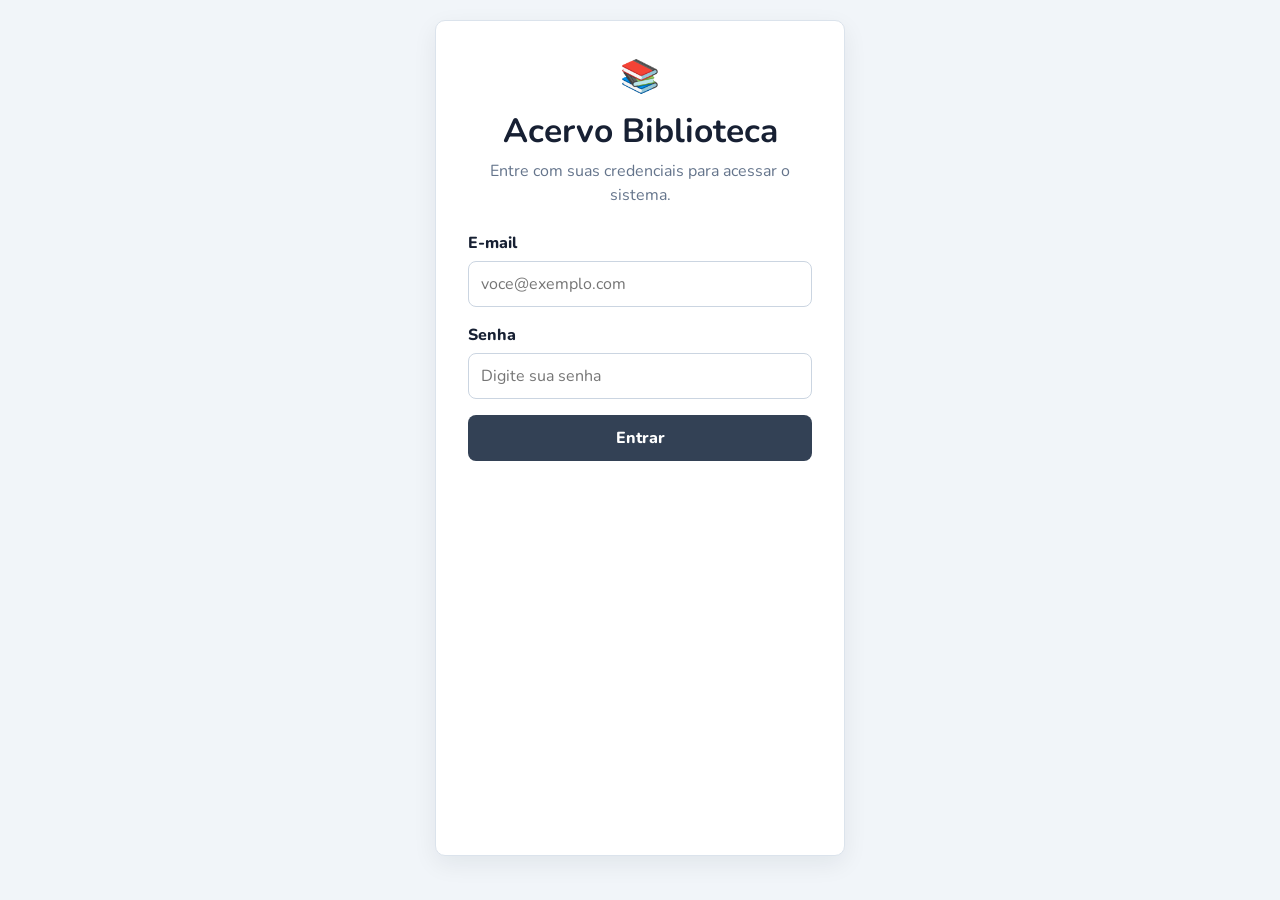
<file: public/index.html>
<!DOCTYPE html>
<html lang="pt-BR">
<head>
  <meta charset="UTF-8">
  <meta name="viewport" content="width=device-width, initial-scale=1.0">
  <meta name="theme-color" content="#334155">
  <title>Entrar | Acervo Biblioteca</title>
  <link rel="stylesheet" href="css/estilo.css">
</head>
<body class="pagina-login">
  <main class="cartao caixa-login">
    <div class="icone" aria-hidden="true">📚</div>
    <h1>Acervo Biblioteca</h1>
    <p class="subtitulo">Entre com suas credenciais para acessar o sistema.</p>

    <form id="form-login">
      <label for="email">E-mail</label>
      <input type="email" id="email" name="email" placeholder="voce@exemplo.com" autocomplete="username" required>

      <label for="senha">Senha</label>
      <input type="password" id="senha" name="senha" placeholder="Digite sua senha" autocomplete="current-password" required>

      <button type="submit" class="botao">Entrar</button>
    </form>
    <p id="mensagem" class="mensagem" role="status" aria-live="polite"></p>
  </main>
</body>
</html>
</file>
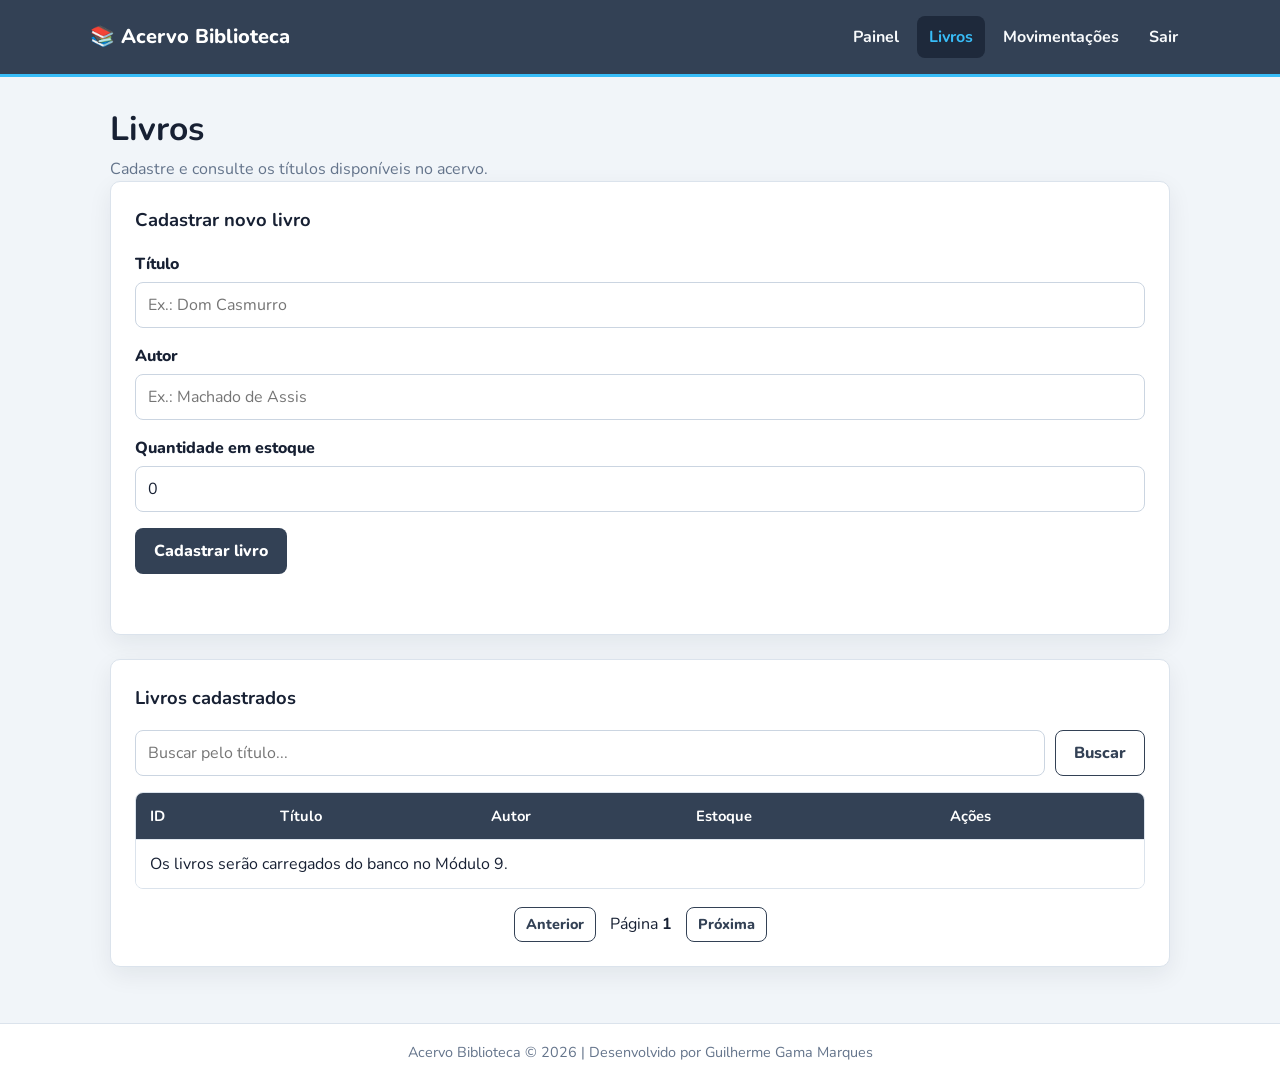
<file: public/livros.html>
<!DOCTYPE html>
<html lang="pt-BR">
<head>
  <meta charset="UTF-8">
  <meta name="viewport" content="width=device-width, initial-scale=1.0">
  <meta name="theme-color" content="#334155">
  <title>Livros | Acervo Biblioteca</title>
  <link rel="stylesheet" href="css/estilo.css">
</head>
<body>
  <header class="cabecalho">
    <div class="logo">📚 Acervo Biblioteca</div>
    <nav class="menu" aria-label="Menu principal">
      <a href="painel.html">Painel</a>
      <a class="ativo" href="livros.html" aria-current="page">Livros</a>
      <a href="movimentacoes.html">Movimentações</a>
      <a href="index.html" id="link-sair">Sair</a>
    </nav>
  </header>

  <main>
    <h1>Livros</h1>
    <p class="saudacao">Cadastre e consulte os títulos disponíveis no acervo.</p>

    <section class="cartao">
      <h2>Cadastrar novo livro</h2>
      <form id="form-livro">
        <label for="titulo">Título</label>
        <input type="text" id="titulo" name="titulo" placeholder="Ex.: Dom Casmurro" required>

        <label for="autor">Autor</label>
        <input type="text" id="autor" name="autor" placeholder="Ex.: Machado de Assis" required>

        <label for="quantidade_estoque">Quantidade em estoque</label>
        <input type="number" id="quantidade_estoque" name="quantidade_estoque" min="0" step="1" value="0" required>

        <button type="submit" class="botao">Cadastrar livro</button>
      </form>
      <p id="mensagem" class="mensagem" role="status" aria-live="polite"></p>
    </section>

    <section class="cartao">
      <h2>Livros cadastrados</h2>
      <div class="linha-busca">
        <input type="search" id="busca-nome" placeholder="Buscar pelo título..." aria-label="Buscar livro pelo título">
        <button type="button" id="botao-buscar" class="botao botao-secundario">Buscar</button>
      </div>

      <div class="tabela-rolagem">
        <table>
          <thead>
            <tr>
              <th scope="col">ID</th>
              <th scope="col">Título</th>
              <th scope="col">Autor</th>
              <th scope="col">Estoque</th>
              <th scope="col">Ações</th>
            </tr>
          </thead>
          <tbody id="lista-livros">
            <tr>
              <td colspan="5">Os livros serão carregados do banco no Módulo 9.</td>
            </tr>
          </tbody>
        </table>
      </div>

      <div class="paginacao" aria-label="Paginação dos livros">
        <button type="button" id="botao-anterior" class="botao botao-pequeno botao-secundario">Anterior</button>
        <span>Página <strong id="numero-pagina">1</strong></span>
        <button type="button" id="botao-proxima" class="botao botao-pequeno botao-secundario">Próxima</button>
      </div>
    </section>
  </main>

  <footer class="rodape">Acervo Biblioteca © 2026 | Desenvolvido por Guilherme Gama Marques</footer>
</body>
</html>
</file>
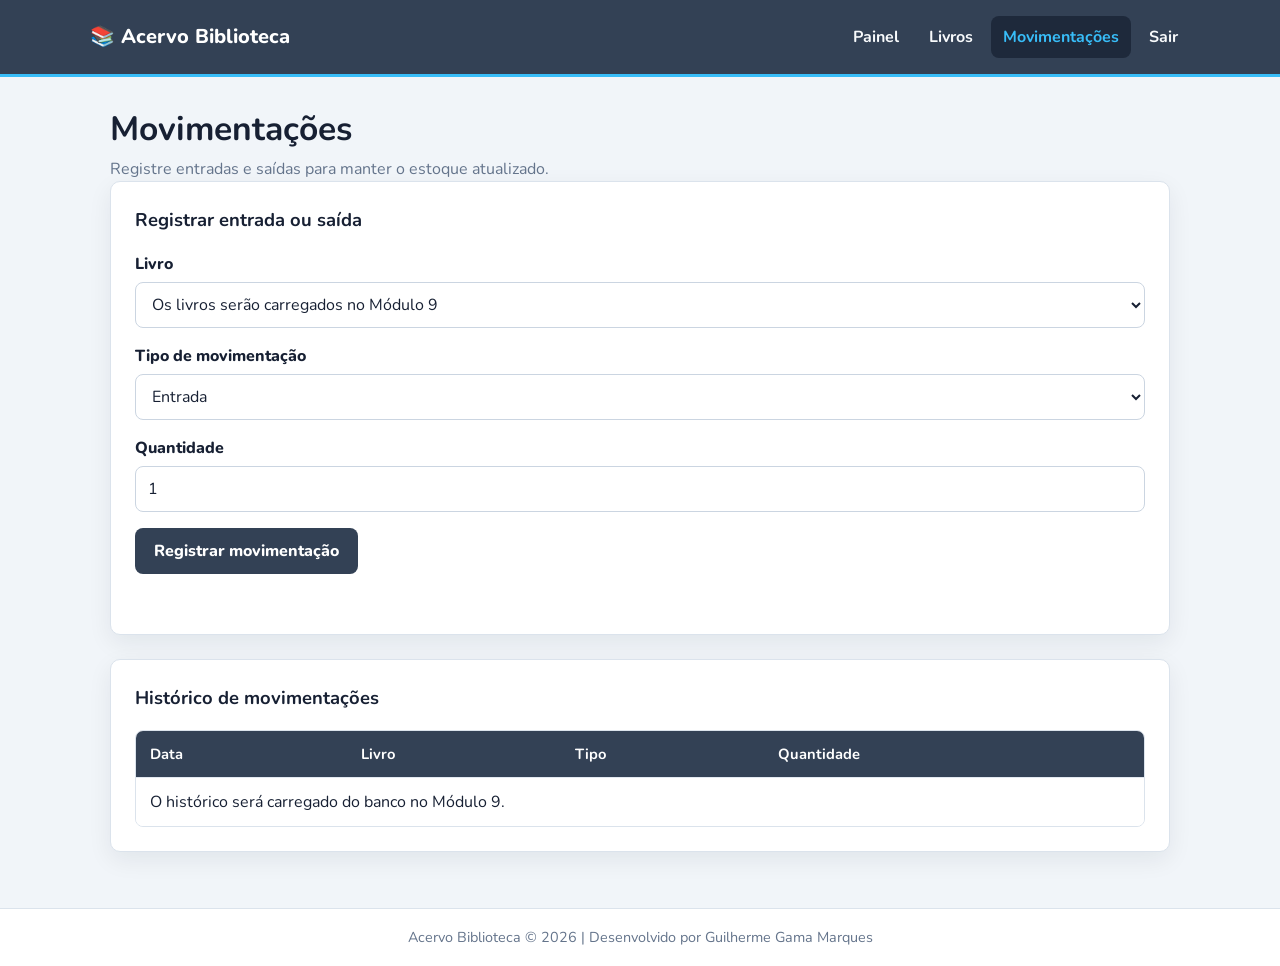
<file: public/movimentacoes.html>
<!DOCTYPE html>
<html lang="pt-BR">
<head>
  <meta charset="UTF-8">
  <meta name="viewport" content="width=device-width, initial-scale=1.0">
  <meta name="theme-color" content="#334155">
  <title>Movimentações | Acervo Biblioteca</title>
  <link rel="stylesheet" href="css/estilo.css">
</head>
<body>
  <header class="cabecalho">
    <div class="logo">📚 Acervo Biblioteca</div>
    <nav class="menu" aria-label="Menu principal">
      <a href="painel.html">Painel</a>
      <a href="livros.html">Livros</a>
      <a class="ativo" href="movimentacoes.html" aria-current="page">Movimentações</a>
      <a href="index.html" id="link-sair">Sair</a>
    </nav>
  </header>

  <main>
    <h1>Movimentações</h1>
    <p class="saudacao">Registre entradas e saídas para manter o estoque atualizado.</p>

    <section class="cartao">
      <h2>Registrar entrada ou saída</h2>
      <form id="form-movimentacao">
        <label for="livro_id">Livro</label>
        <select id="livro_id" name="livro_id" required>
          <option value="">Os livros serão carregados no Módulo 9</option>
        </select>

        <label for="tipo">Tipo de movimentação</label>
        <select id="tipo" name="tipo" required>
          <option value="entrada">Entrada</option>
          <option value="saida">Saída</option>
        </select>

        <label for="quantidade">Quantidade</label>
        <input type="number" id="quantidade" name="quantidade" min="1" step="1" value="1" required>

        <button type="submit" class="botao">Registrar movimentação</button>
      </form>
      <p id="mensagem" class="mensagem" role="status" aria-live="polite"></p>
    </section>

    <section class="cartao">
      <h2>Histórico de movimentações</h2>
      <div class="tabela-rolagem">
        <table>
          <thead>
            <tr>
              <th scope="col">Data</th>
              <th scope="col">Livro</th>
              <th scope="col">Tipo</th>
              <th scope="col">Quantidade</th>
            </tr>
          </thead>
          <tbody id="lista-movimentacoes">
            <tr>
              <td colspan="4">O histórico será carregado do banco no Módulo 9.</td>
            </tr>
          </tbody>
        </table>
      </div>
    </section>
  </main>

  <footer class="rodape">Acervo Biblioteca © 2026 | Desenvolvido por Guilherme Gama Marques</footer>
</body>
</html>
</file>
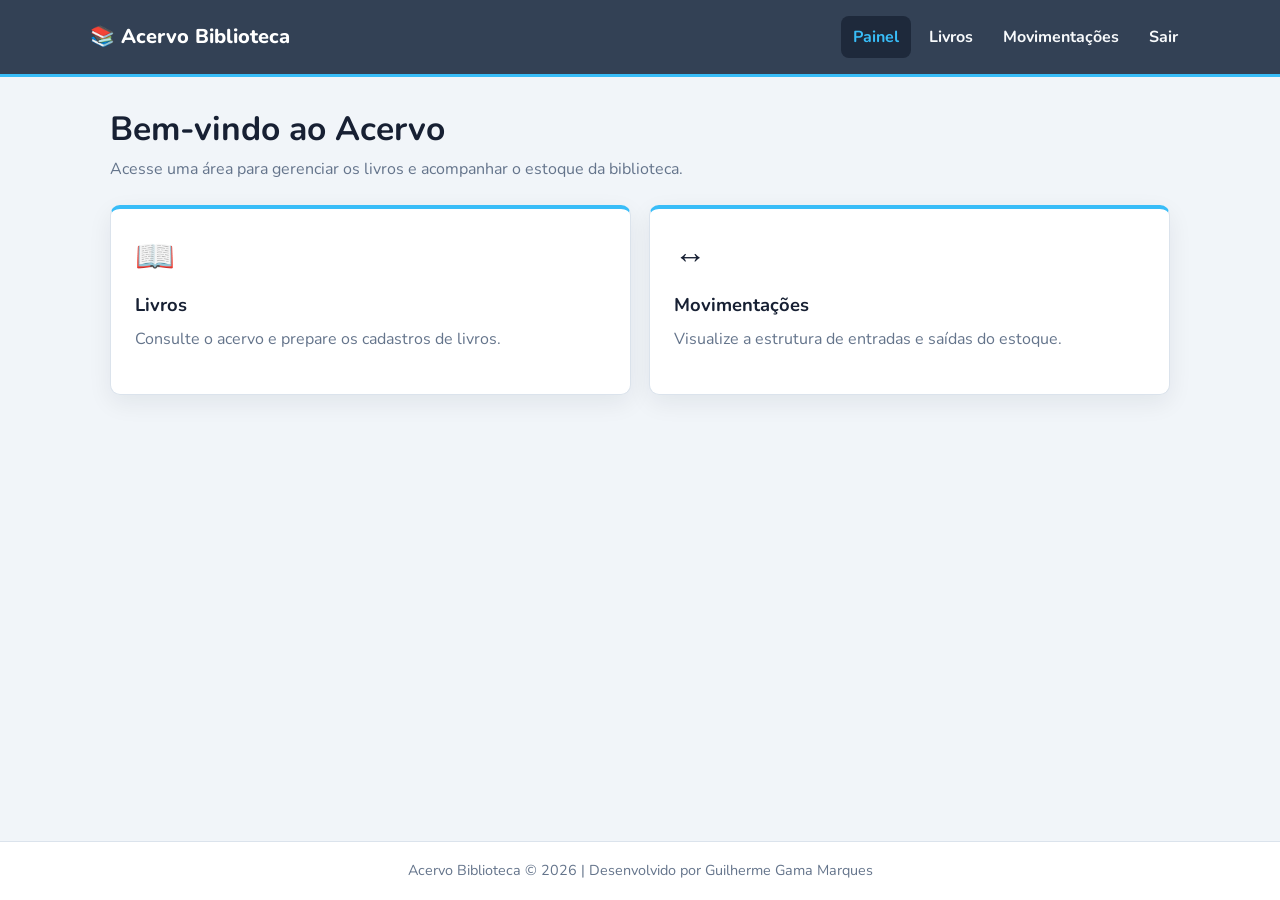
<file: public/painel.html>
<!DOCTYPE html>
<html lang="pt-BR">
<head>
  <meta charset="UTF-8">
  <meta name="viewport" content="width=device-width, initial-scale=1.0">
  <meta name="theme-color" content="#334155">
  <title>Painel | Acervo Biblioteca</title>
  <link rel="stylesheet" href="css/estilo.css">
</head>
<body>
  <header class="cabecalho">
    <div class="logo">📚 Acervo Biblioteca</div>
    <nav class="menu" aria-label="Menu principal">
      <a class="ativo" href="painel.html" aria-current="page">Painel</a>
      <a href="livros.html">Livros</a>
      <a href="movimentacoes.html">Movimentações</a>
      <a href="index.html" id="link-sair">Sair</a>
    </nav>
  </header>

  <main>
    <h1>Bem-vindo ao Acervo</h1>
    <p class="saudacao">Acesse uma área para gerenciar os livros e acompanhar o estoque da biblioteca.</p>

    <section class="grade" aria-label="Atalhos do sistema">
      <a href="livros.html" class="cartao card-atalho">
        <div class="icone" aria-hidden="true">📖</div>
        <h2>Livros</h2>
        <p>Consulte o acervo e prepare os cadastros de livros.</p>
      </a>
      <a href="movimentacoes.html" class="cartao card-atalho">
        <div class="icone" aria-hidden="true">↔</div>
        <h2>Movimentações</h2>
        <p>Visualize a estrutura de entradas e saídas do estoque.</p>
      </a>
    </section>
  </main>

  <footer class="rodape">Acervo Biblioteca © 2026 | Desenvolvido por Guilherme Gama Marques</footer>
</body>
</html>
</file>
<file: public/css/estilo.css>
@import url('https://fonts.googleapis.com/css2?family=Nunito:wght@400;500;600;700;800&display=swap');

:root {
  --cor-principal: #334155;
  --cor-principal-escura: #1e293b;
  --cor-destaque: #38bdf8;
  --cor-fundo: #f1f5f9;
  --cor-cartao: #ffffff;
  --cor-texto: #172033;
  --cor-texto-suave: #64748b;
  --cor-borda: #dbe3ec;
  --fonte: 'Nunito', Arial, sans-serif;
  --raio: 10px;
  --sombra: 0 8px 24px rgba(15, 23, 42, .07);
}

* {
  box-sizing: border-box;
  margin: 0;
  padding: 0;
}

body {
  min-height: 100vh;
  display: flex;
  flex-direction: column;
  background: var(--cor-fundo);
  color: var(--cor-texto);
  font-family: var(--fonte);
  line-height: 1.5;
}

main {
  width: 100%;
  max-width: 1100px;
  margin: 0 auto;
  padding: 32px 20px;
  flex: 1;
}

h1 {
  margin-bottom: 8px;
  font-size: clamp(1.6rem, 3vw, 2.1rem);
  line-height: 1.2;
}

h2 {
  margin-bottom: 18px;
  font-size: 1.15rem;
}

p {
  color: var(--cor-texto-suave);
}

.cabecalho {
  display: flex;
  align-items: center;
  justify-content: space-between;
  flex-wrap: wrap;
  gap: 16px;
  padding: 16px max(20px, calc((100% - 1100px) / 2));
  background: var(--cor-principal);
  color: #fff;
  border-bottom: 3px solid var(--cor-destaque);
}

.logo {
  color: #fff;
  font-size: 1.25rem;
  font-weight: 800;
  white-space: nowrap;
}

.menu {
  display: flex;
  align-items: center;
  flex-wrap: wrap;
  gap: 6px;
}

.menu a {
  padding: 9px 12px;
  border-radius: 8px;
  color: #f8fafc;
  text-decoration: none;
  font-weight: 700;
  transition: background .18s ease, color .18s ease;
}

.menu a:hover,
.menu a.ativo {
  background: var(--cor-principal-escura);
  color: var(--cor-destaque);
}

.cartao {
  padding: 24px;
  margin-bottom: 24px;
  background: var(--cor-cartao);
  border: 1px solid var(--cor-borda);
  border-radius: var(--raio);
  box-shadow: var(--sombra);
}

.grade {
  display: grid;
  grid-template-columns: repeat(auto-fit, minmax(min(100%, 250px), 1fr));
  gap: 18px;
  margin-top: 24px;
}

.card-atalho {
  display: block;
  min-height: 190px;
  margin: 0;
  border-top: 4px solid var(--cor-destaque);
  color: var(--cor-texto);
  text-decoration: none;
  transition: transform .18s ease, box-shadow .18s ease;
}

.card-atalho:hover {
  transform: translateY(-3px);
  box-shadow: 0 12px 28px rgba(15, 23, 42, .12);
}

.icone {
  margin-bottom: 10px;
  font-size: 2rem;
}

.card-atalho h2 {
  margin-bottom: 8px;
}

label {
  display: block;
  margin-bottom: 6px;
  font-weight: 800;
}

input,
select {
  display: block;
  width: 100%;
  min-height: 44px;
  margin-bottom: 16px;
  padding: 10px 12px;
  border: 1px solid #cbd5e1;
  border-radius: 8px;
  background: #fff;
  color: var(--cor-texto);
  font: inherit;
}

input:focus,
select:focus {
  outline: 3px solid rgba(56, 189, 248, .28);
  border-color: var(--cor-principal);
}

.botao {
  display: inline-flex;
  align-items: center;
  justify-content: center;
  min-height: 42px;
  padding: 10px 18px;
  border: 1px solid transparent;
  border-radius: 8px;
  background: var(--cor-principal);
  color: #fff;
  font: inherit;
  font-weight: 800;
  cursor: pointer;
  text-decoration: none;
  transition: background .18s ease, transform .18s ease;
}

.botao:hover {
  background: var(--cor-principal-escura);
  transform: translateY(-1px);
}

.botao-secundario {
  border-color: var(--cor-principal);
  background: transparent;
  color: var(--cor-principal);
}

.botao-secundario:hover {
  background: #e2e8f0;
  color: var(--cor-principal-escura);
}

.botao-perigo {
  background: #b91c1c;
}

.botao-perigo:hover {
  background: #991b1b;
}

.botao-pequeno {
  min-height: 34px;
  padding: 6px 11px;
  font-size: .9rem;
}

.mensagem {
  min-height: 1.5rem;
  margin-top: 12px;
  font-weight: 700;
}

.linha-busca {
  display: flex;
  align-items: flex-start;
  flex-wrap: wrap;
  gap: 10px;
  margin-bottom: 16px;
}

.linha-busca input {
  flex: 1;
  min-width: 180px;
  margin-bottom: 0;
}

.tabela-rolagem {
  width: 100%;
  overflow-x: auto;
  border: 1px solid var(--cor-borda);
  border-radius: 8px;
}

table {
  width: 100%;
  min-width: 560px;
  border-collapse: collapse;
  background: #fff;
}

th,
td {
  padding: 12px 14px;
  border-bottom: 1px solid #e2e8f0;
  text-align: left;
  vertical-align: middle;
}

th {
  background: var(--cor-principal);
  color: #fff;
  font-size: .92rem;
}

tbody tr:last-child td {
  border-bottom: 0;
}

tbody tr:hover td {
  background: #f8fafc;
}

.paginacao {
  display: flex;
  align-items: center;
  justify-content: center;
  flex-wrap: wrap;
  gap: 14px;
  margin-top: 18px;
}

.etiqueta {
  display: inline-block;
  padding: 4px 10px;
  border-radius: 999px;
  font-size: .85rem;
  font-weight: 800;
}

.entrada {
  background: #dcfce7;
  color: #166534;
}

.saida {
  background: #fee2e2;
  color: #991b1b;
}

.rodape {
  padding: 18px 20px;
  border-top: 1px solid var(--cor-borda);
  background: #fff;
  color: var(--cor-texto-suave);
  text-align: center;
  font-size: .9rem;
}

.pagina-login {
  justify-content: center;
  align-items: center;
  padding: 20px;
}

.caixa-login {
  width: 100%;
  max-width: 410px;
  padding: 32px;
  text-align: center;
}

.caixa-login form {
  margin-top: 24px;
  text-align: left;
}

.caixa-login .botao {
  width: 100%;
}

.subtitulo {
  margin-top: 8px;
}

.saudacao {
  margin-top: 8px;
}

@media (max-width: 640px) {
  .cabecalho {
    flex-direction: column;
    justify-content: center;
    padding: 16px;
    text-align: center;
  }

  .menu {
    justify-content: center;
  }

  .menu a {
    padding: 8px 9px;
    font-size: .92rem;
  }

  main {
    padding: 24px 14px;
  }

  .cartao {
    padding: 18px;
  }

  .caixa-login {
    padding: 24px 20px;
  }

  .linha-busca .botao {
    width: 100%;
  }

  .paginacao {
    gap: 9px;
  }
}

@media (prefers-reduced-motion: reduce) {
  *,
  *::before,
  *::after {
    scroll-behavior: auto !important;
    transition-duration: .01ms !important;
    animation-duration: .01ms !important;
  }
}
</file>
